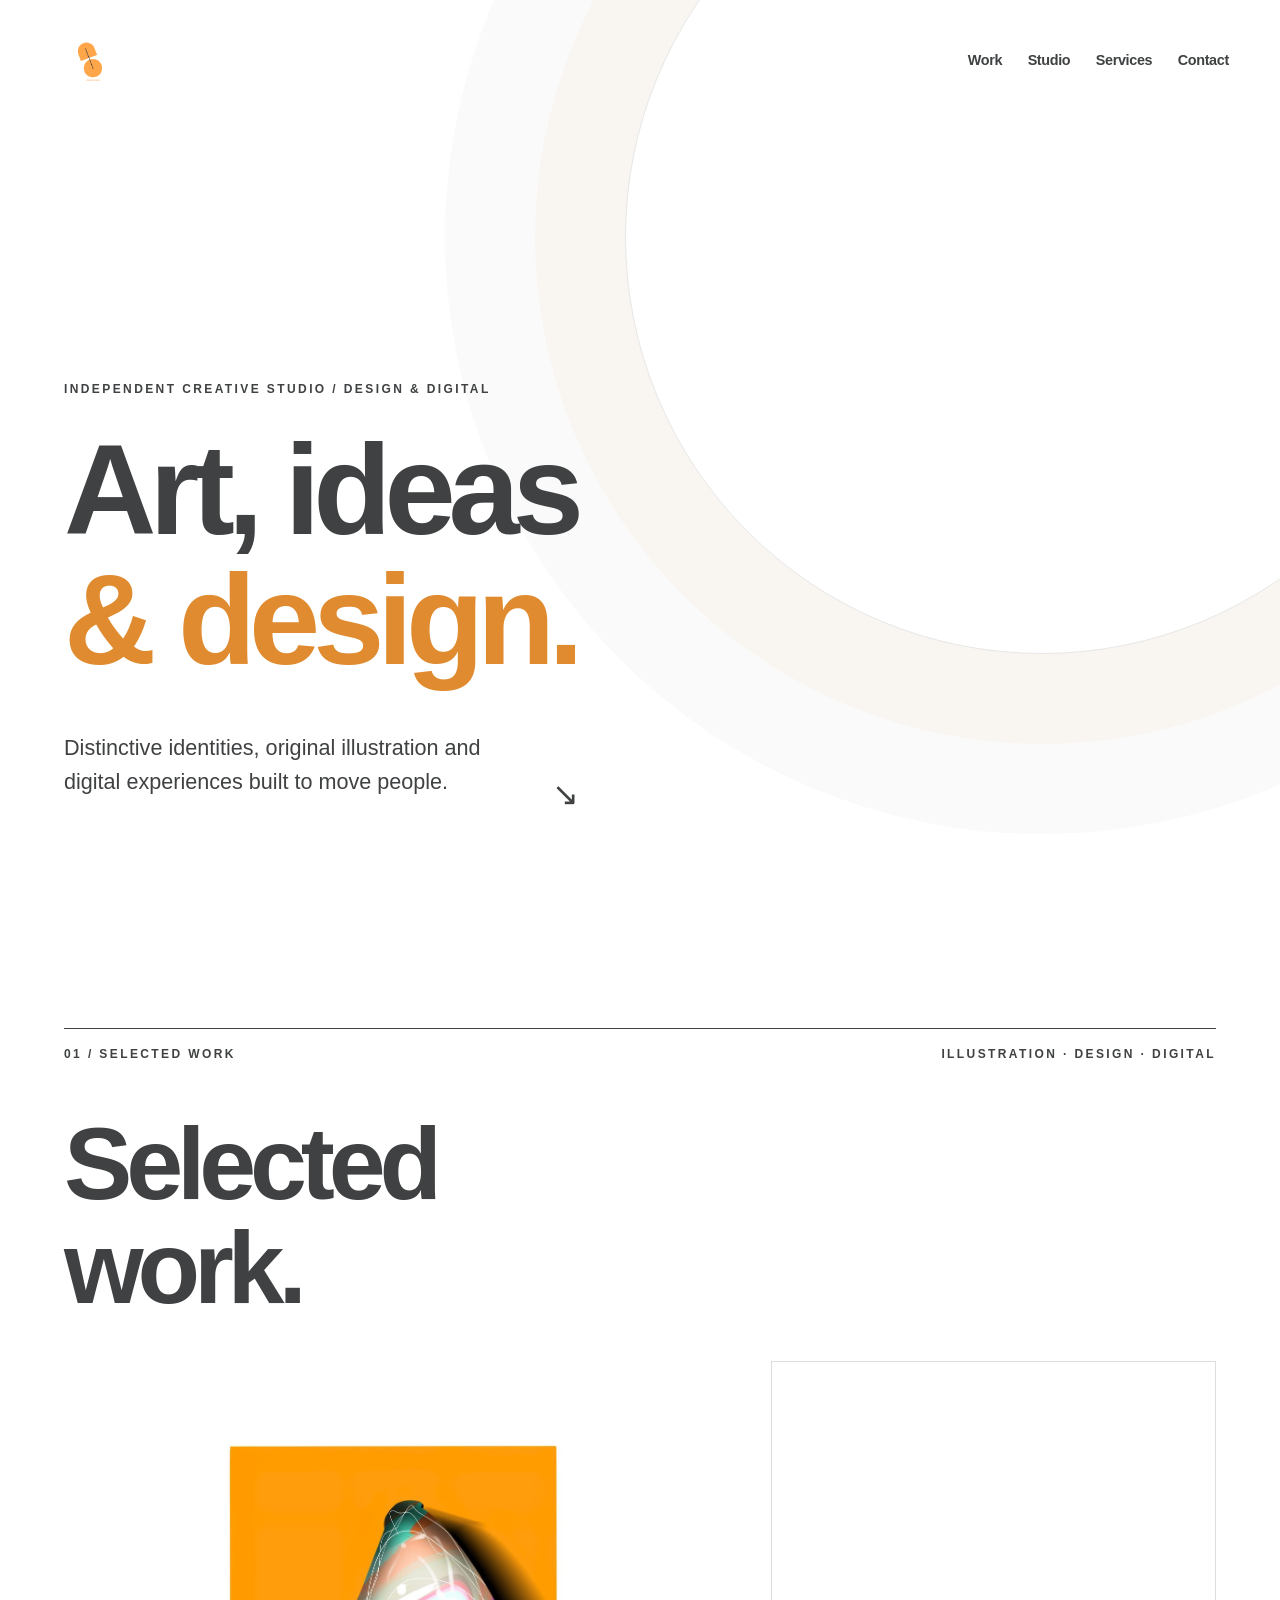
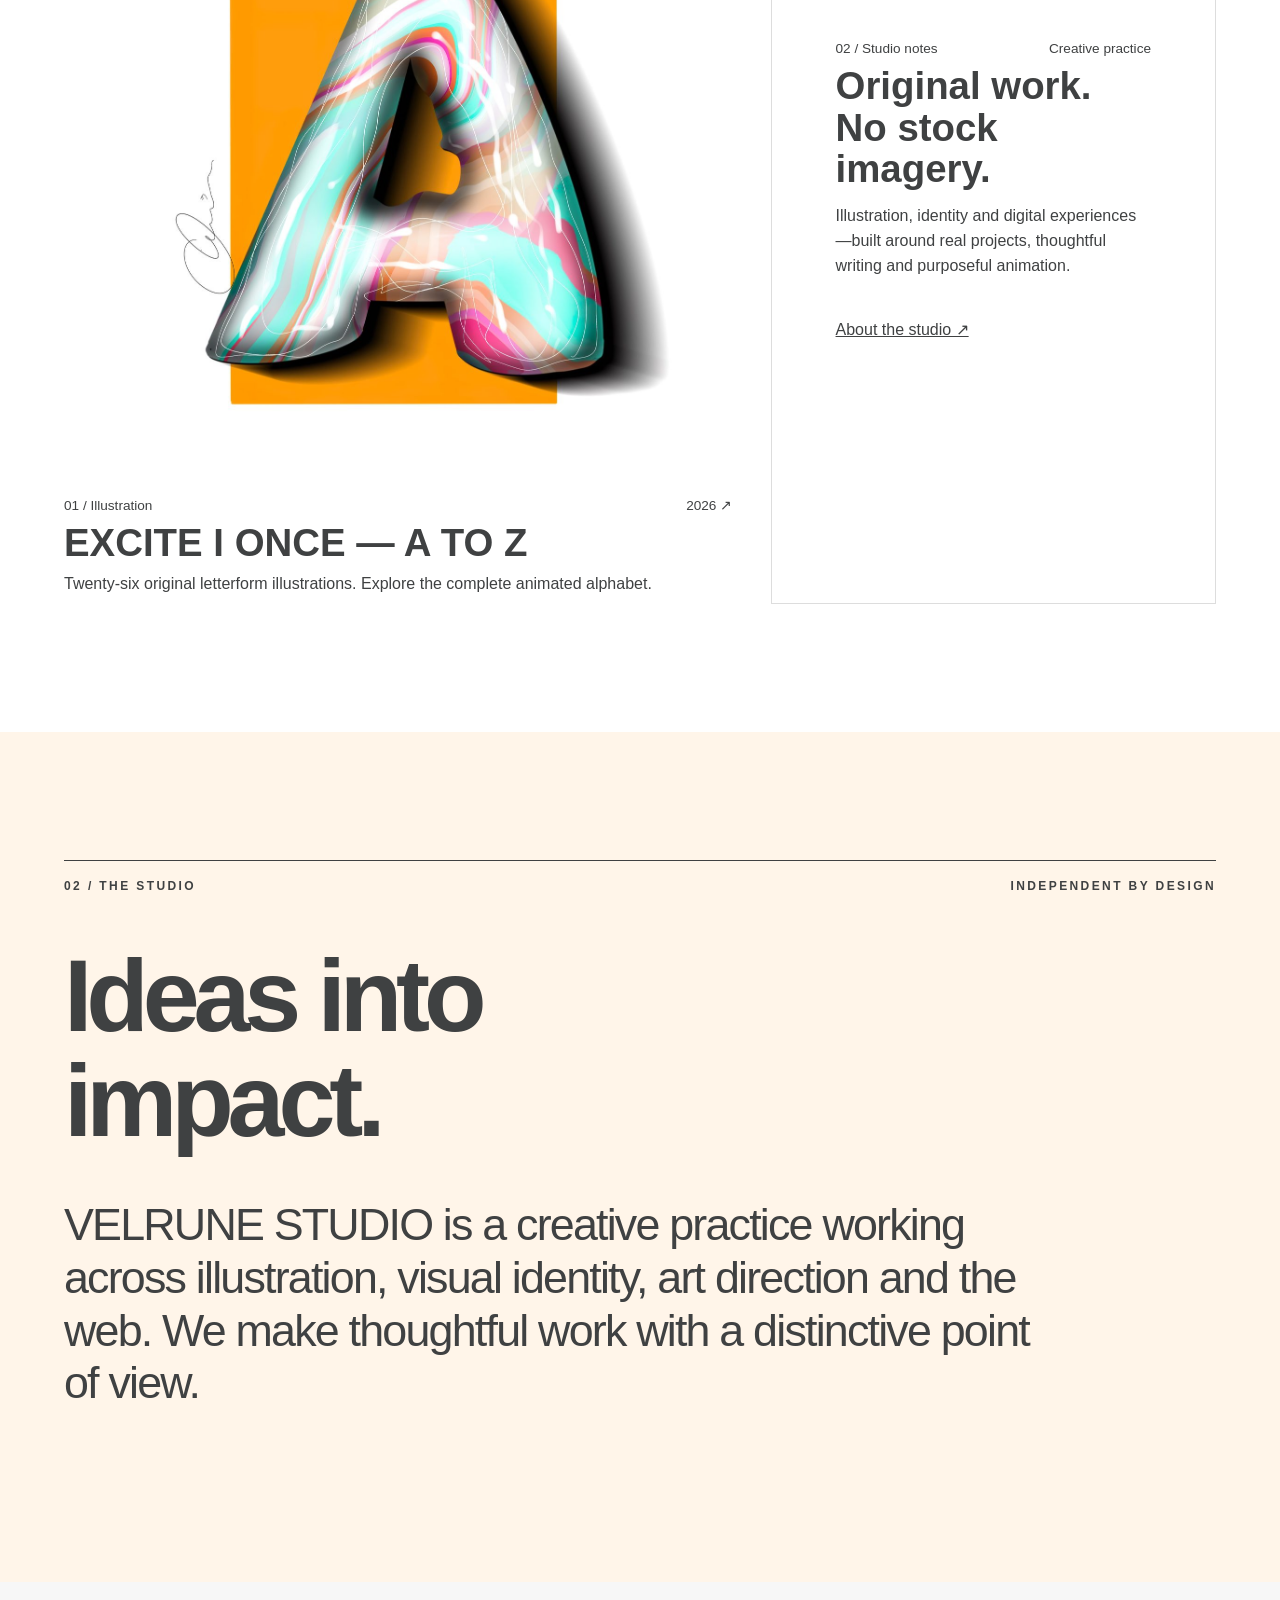
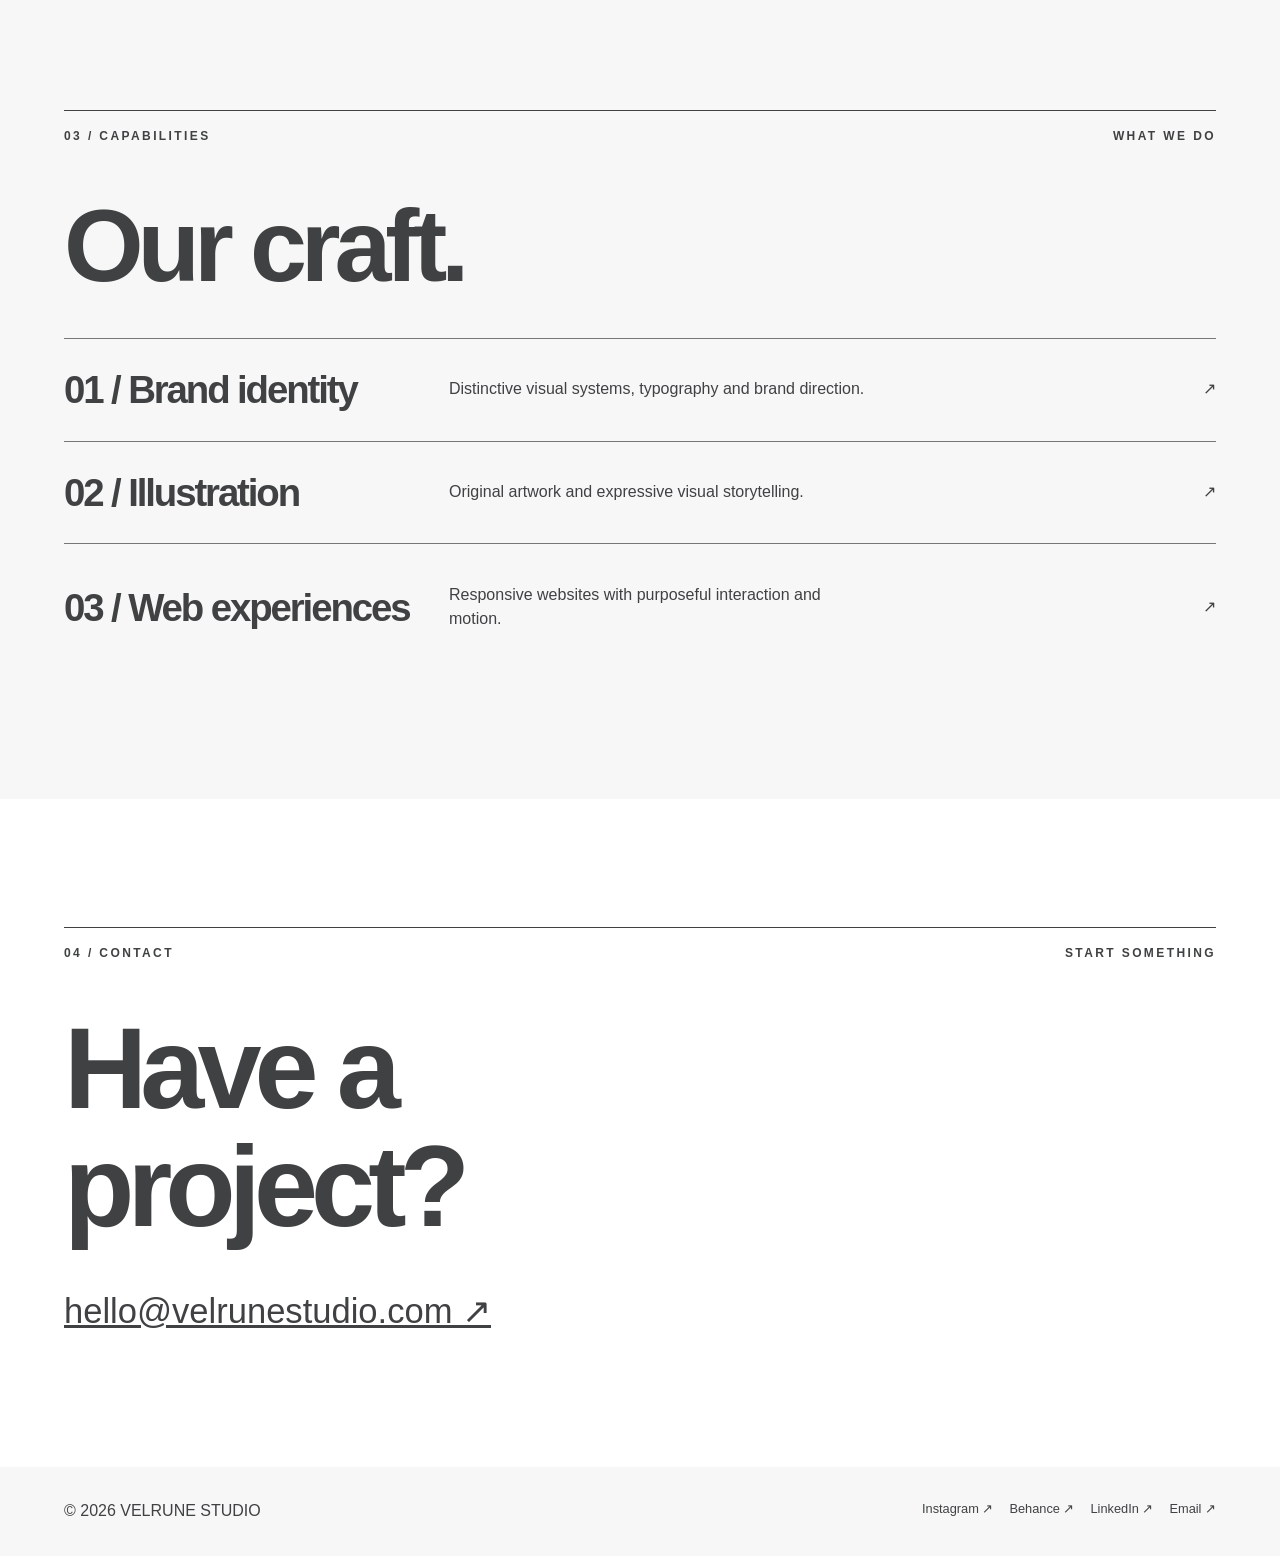
<file: index.html>
<!doctype html>
<html lang="en"><head><meta charset="utf-8"><meta name="viewport" content="width=device-width,initial-scale=1"><meta name="theme-color" content="#FFFFFF"><meta name="description" content="VELRUNE STUDIO — independent creative direction, visual identities, illustration and digital experiences."><title>VELRUNE STUDIO — Creative Direction & Digital Experiences</title><style>

:root{--ink:#3f4142;--paper:#ffffff;--accent:#e08b2f}*{box-sizing:border-box}html{scroll-behavior:smooth}body{margin:0;background:var(--paper);color:var(--ink);font:400 16px/1.55 'Helvetica Neue',Helvetica,Arial,sans-serif}a{color:inherit}a:focus-visible,button:focus-visible{outline:3px solid var(--accent);outline-offset:5px}.skip{position:absolute;top:-100px;background:var(--paper);padding:1rem;z-index:100}.skip:focus{top:0}.site-header{position:absolute;z-index:10;top:0;left:0;right:0;display:flex;align-items:center;justify-content:space-between;padding:1.3rem clamp(1.2rem,4vw,5rem);color:var(--ink);gap:2rem}.brand img{display:block;max-width:135px;max-height:78px;object-fit:contain}.brand-fallback{font-weight:700;letter-spacing:.12em}.nav{display:flex;gap:clamp(1rem,2vw,2rem);align-items:center}.nav a{text-decoration:none;font-size:.9rem;font-weight:600;letter-spacing:-.025em;text-transform:none}.nav a:hover,.social a:hover{color:var(--accent)}.menu-toggle{display:none;background:none;border:1px solid currentColor;color:inherit;padding:.55rem}.hero{min-height:100svh;background:var(--paper);color:var(--ink);display:flex;align-items:end;position:relative;overflow:hidden;padding:10rem clamp(1.2rem,5vw,6rem) 5rem}.hero:before{content:'';position:absolute;width:65vw;height:65vw;max-width:850px;max-height:850px;border:1px solid rgba(63,65,66,.13);border-radius:50%;right:-14%;top:-20%;box-shadow:0 0 0 90px rgba(224,139,47,.035),0 0 0 180px rgba(63,65,66,.025);pointer-events:none}.hero-content{position:relative;max-width:1250px}.eyebrow{font-size:.75rem;letter-spacing:.2em;text-transform:uppercase;font-weight:600}.hero h1,h2{font-family:'Helvetica Neue',Arial,sans-serif;text-transform:none;font-weight:700;line-height:1.02;letter-spacing:-.055em}.hero h1{font-size:clamp(4.2rem,10vw,11rem);margin:1.5rem 0}.hero h1 span{color:var(--accent)}.hero-bottom{display:flex;align-items:end;justify-content:space-between;gap:2rem}.hero p{max-width:38ch;font-size:clamp(1rem,1.7vw,1.35rem)}.arrow{font-size:2rem;text-decoration:none}.section{padding:clamp(5rem,10vw,11rem) clamp(1.2rem,5vw,6rem)}.section-head{display:flex;align-items:center;justify-content:space-between;gap:1rem;border-top:1px solid currentColor;padding-top:1rem;margin-bottom:3rem}.section h2{font-size:clamp(3.5rem,8vw,9rem);margin:0 0 2.5rem;letter-spacing:-.06em}.work-grid{display:grid;grid-template-columns:1.2fr .8fr;gap:clamp(1rem,3vw,3rem)}.project{display:block;text-decoration:none}.project figure{margin:0;overflow:hidden;background:#d3cec2}.project img{display:block;width:100%;height:100%;object-fit:cover;transition:transform .65s cubic-bezier(.2,.7,.2,1)}.project:hover img{transform:scale(1.045)}.project:first-child figure{aspect-ratio:4/4.3}.project:nth-child(2) figure{aspect-ratio:4/5}.project-meta{display:flex;justify-content:space-between;gap:1rem;margin-top:1rem;font-size:.85rem}.project h3{font:700 clamp(1.7rem,3vw,3rem)/1.08 'Helvetica Neue',sans-serif;text-transform:uppercase;margin:.4rem 0}.project p{margin:.5rem 0}.editorial-note{display:flex;flex-direction:column;justify-content:center;padding:clamp(2rem,5vw,5rem);border:1px solid #ddd;background:#fff}.editorial-note h3{text-transform:none}.editorial-note a{margin-top:2rem}.project .abstract{height:100%;min-height:340px;display:grid;place-items:center;background:var(--accent);font:600 clamp(5rem,12vw,12rem)/1 'Helvetica Neue',sans-serif;color:var(--ink)}.about{background:#fff5e9}.about-copy{max-width:1000px;font-size:clamp(1.7rem,3.5vw,4rem);line-height:1.18;letter-spacing:-.04em}.services{background:#f7f7f7;color:var(--ink)}.service{border-top:1px solid #777;padding:1.4rem 0;display:grid;grid-template-columns:1fr 2fr auto;gap:1rem;align-items:center}.service h3{letter-spacing:-.055em;font:700 clamp(1.5rem,3vw,3rem)/1.08 'Helvetica Neue',sans-serif;text-transform:none;margin:0}.service p{max-width:48ch}.contact{min-height:65vh;display:flex;flex-direction:column;justify-content:space-between}.contact h2{font-size:clamp(3.2rem,9vw,9rem);max-width:100%;overflow-wrap:break-word}.contact-link{font-size:clamp(1.1rem,2.7vw,3rem);overflow-wrap:anywhere}.footer{background:#f7f7f7;color:var(--ink);padding:2rem clamp(1.2rem,5vw,6rem);display:flex;justify-content:space-between;flex-wrap:wrap;gap:1rem}.social{display:flex;flex-wrap:wrap;gap:1rem}.social a{font-size:.8rem;text-decoration:none}.reveal{opacity:1;transform:none}@media(prefers-reduced-motion:no-preference){.reveal{opacity:0;transform:translateY(50px);transition:opacity .8s,transform .8s}.reveal.in{opacity:1;transform:none}}@media(max-width:700px){.menu-toggle{display:block}.nav{display:none;position:absolute;top:100%;left:0;right:0;padding:1.5rem;background:var(--paper);flex-direction:column;align-items:start}.nav.open{display:flex}.hero{padding-bottom:3rem}.hero h1{font-size:clamp(3.7rem,14vw,7rem)}.hero-bottom{align-items:start;flex-direction:column}.work-grid{grid-template-columns:1fr}.service{grid-template-columns:1fr}.section{padding-block:5rem}}@media(prefers-reduced-motion:reduce){html{scroll-behavior:auto}*,*:before,*:after{animation:none!important;transition:none!important}}
</style></head><body><a class="skip" href="#main">Skip to content</a><header class="site-header"><a class="brand" href="/" aria-label="VELRUNE STUDIO home"><img src="assets/brand-logo.png" alt="VELRUNE STUDIO official logo" onerror="this.hidden=true;this.nextElementSibling.hidden=false"><span class="brand-fallback" hidden>VELRUNE STUDIO</span></a><button class="menu-toggle" aria-expanded="false" aria-controls="nav">MENU ☰</button><nav id="nav" class="nav" aria-label="Main navigation"><a href="#work">Work</a><a href="#studio">Studio</a><a href="#services">Services</a><a href="#contact">Contact</a></nav></header><main id="main"><section class="hero"><div class="hero-content"><span class="eyebrow">Independent creative studio / Design & digital</span><h1>Art, ideas<br><span>&amp; design.</span></h1><div class="hero-bottom"><p>Distinctive identities, original illustration and digital experiences built to move people.</p><a class="arrow" href="#work" aria-label="Explore selected work">↘</a></div></div></section><section class="section" id="work"><div class="section-head"><span class="eyebrow">01 / Selected work</span><span class="eyebrow">Illustration · Design · Digital</span></div><h2 class="reveal">Selected<br>work.</h2><div class="work-grid"><a class="project reveal" href="work/excite-a-z.html"><figure><img src="assets/alphabet/A.jpg" alt="Original illustrated letter A from the Excite I Once alphabet project" loading="lazy"></figure><div class="project-meta"><span>01 / Illustration</span><span>2026 ↗</span></div><h3>Excite I Once — A to Z</h3><p>Twenty-six original letterform illustrations. Explore the complete animated alphabet.</p></a><div class="project reveal editorial-note"><div class="project-meta"><span>02 / Studio notes</span><span>Creative practice</span></div><h3>Original work. No stock imagery.</h3><p>Illustration, identity and digital experiences—built around real projects, thoughtful writing and purposeful animation.</p><a href="#studio">About the studio ↗</a></div></div></section><section class="section about" id="studio"><div class="section-head"><span class="eyebrow">02 / The studio</span><span class="eyebrow">Independent by design</span></div><h2 class="reveal">Ideas into<br>impact.</h2><p class="about-copy reveal">VELRUNE STUDIO is a creative practice working across illustration, visual identity, art direction and the web. We make thoughtful work with a distinctive point of view.</p></section><section class="section services" id="services"><div class="section-head"><span class="eyebrow">03 / Capabilities</span><span class="eyebrow">What we do</span></div><h2 class="reveal">Our craft.</h2><div class="service reveal"><h3>01 / Brand identity</h3><p>Distinctive visual systems, typography and brand direction.</p><span>↗</span></div><div class="service reveal"><h3>02 / Illustration</h3><p>Original artwork and expressive visual storytelling.</p><span>↗</span></div><div class="service reveal"><h3>03 / Web experiences</h3><p>Responsive websites with purposeful interaction and motion.</p><span>↗</span></div></section><section class="section contact" id="contact"><div><div class="section-head"><span class="eyebrow">04 / Contact</span><span class="eyebrow">Start something</span></div><h2 class="reveal">Have a<br>project?</h2></div><a class="contact-link" href="mailto:hello@velrunestudio.com">hello@velrunestudio.com ↗</a></section></main><footer class="footer"><span>© <span id="year">2026</span> VELRUNE STUDIO</span><div class="social"><a href="https://www.instagram.com/realpaddymatthew/" target="_blank" rel="noopener noreferrer">Instagram ↗</a><a href="https://www.behance.net/ipaddy" target="_blank" rel="noopener noreferrer">Behance ↗</a><a href="https://www.linkedin.com/in/paddy-ighiwiyisi/" target="_blank" rel="noopener noreferrer">LinkedIn ↗</a><a href="mailto:hello@velrunestudio.com">Email ↗</a></div></footer><script>document.querySelector('#year').textContent=new Date().getFullYear();const menu=document.querySelector('.menu-toggle'),nav=document.querySelector('#nav');menu.addEventListener('click',()=>{let open=nav.classList.toggle('open');menu.setAttribute('aria-expanded',String(open))});nav.querySelectorAll('a').forEach(a=>a.addEventListener('click',()=>{nav.classList.remove('open');menu.setAttribute('aria-expanded','false')}));if('IntersectionObserver'in window&&!matchMedia('(prefers-reduced-motion: reduce)').matches){const io=new IntersectionObserver(es=>es.forEach(e=>{if(e.isIntersecting){e.target.classList.add('in');io.unobserve(e.target)}}),{threshold:.08});document.querySelectorAll('.reveal').forEach(e=>io.observe(e))}else document.querySelectorAll('.reveal').forEach(e=>e.classList.add('in'));</script></body></html>
</file>
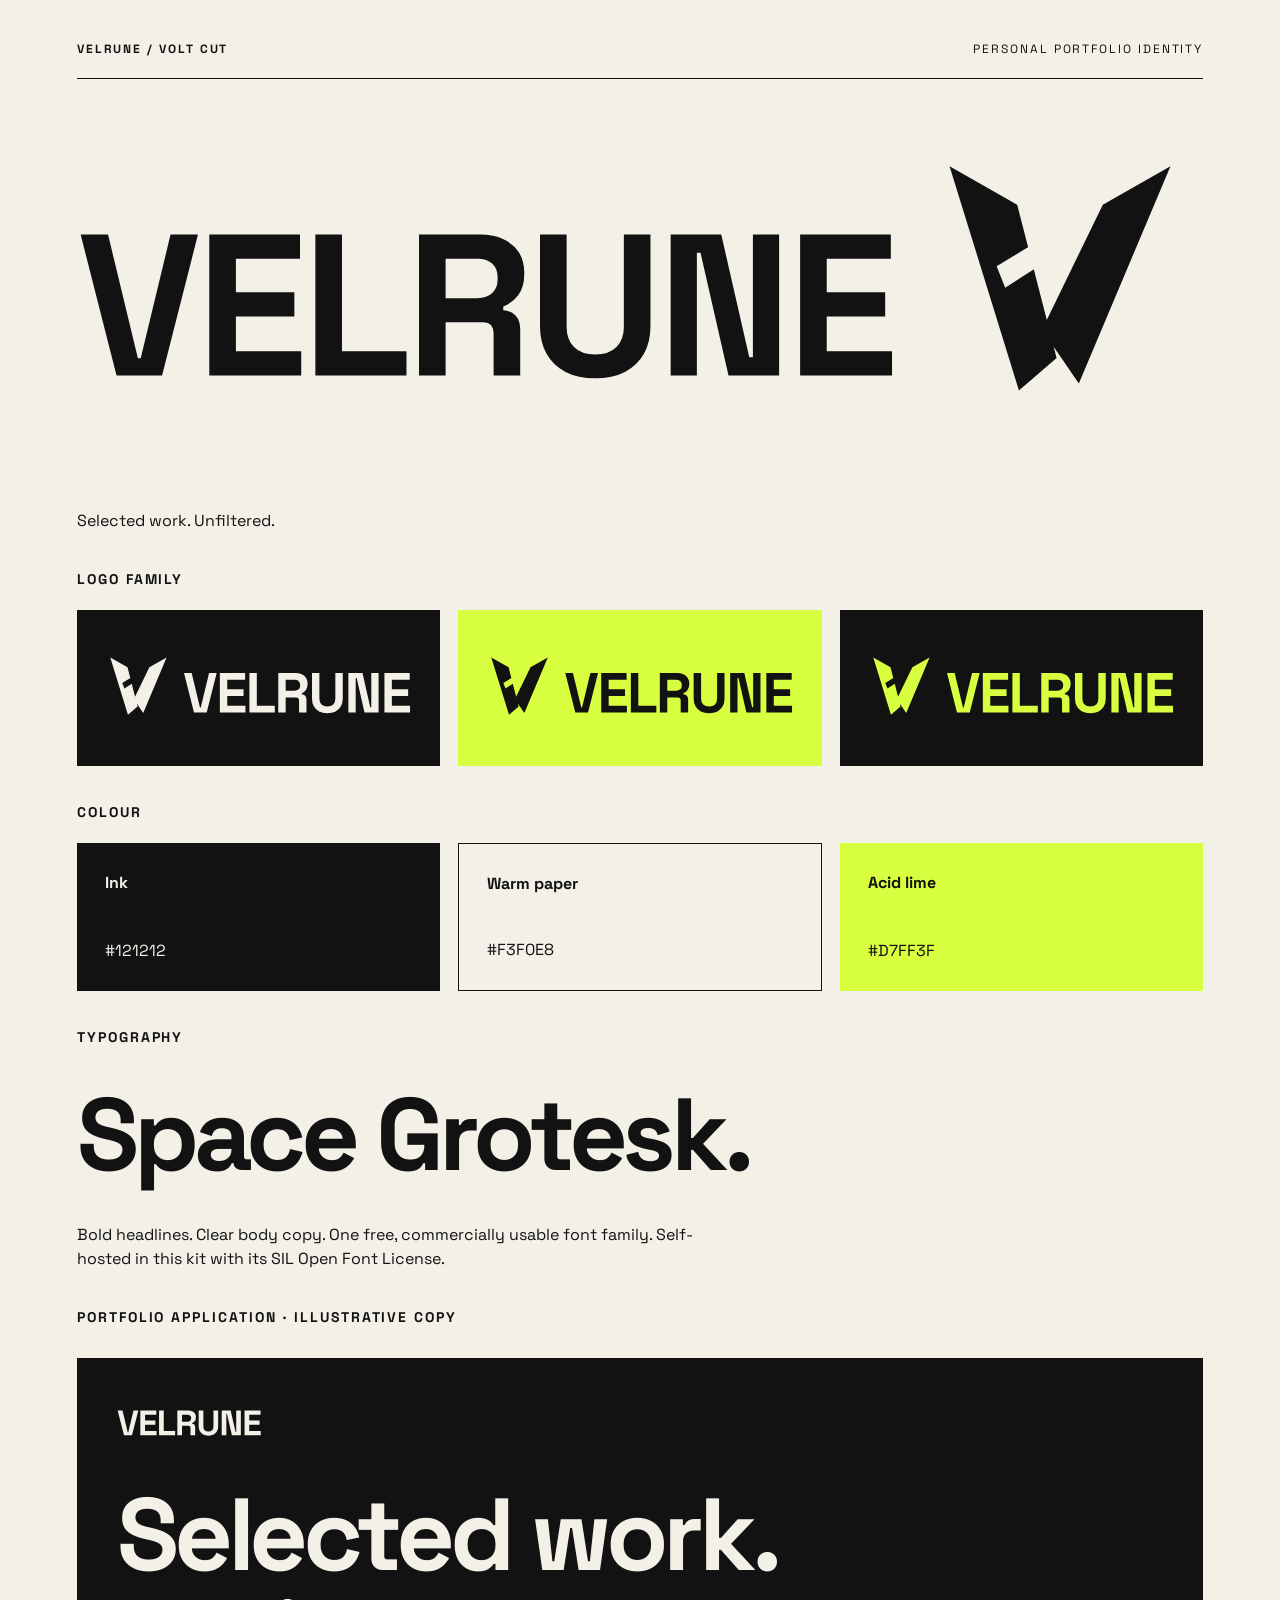
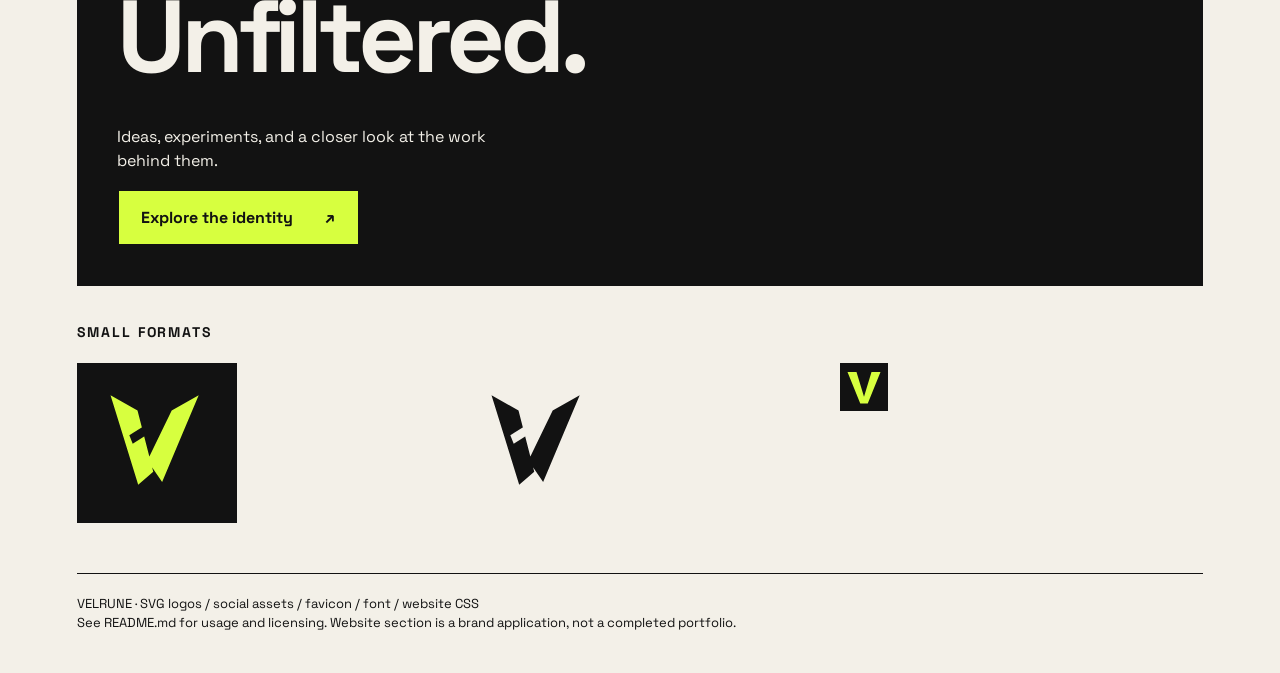
<file: brand/index.html>
<!doctype html><html lang="en"><meta charset="utf-8"><meta name="viewport" content="width=device-width,initial-scale=1"><title>Velrune — Brand identity</title><link rel="icon" href="web/favicon.svg"><link rel="stylesheet" href="web/brand.css"><style>main{max-width:1200px;margin:auto;padding:40px 6vw}header{display:flex;justify-content:space-between;border-bottom:1px solid;padding-bottom:20px;font-size:12px;letter-spacing:.16em}h1{font-size:clamp(42px,8vw,108px);line-height:1;letter-spacing:-.05em;margin:36px 0}h2{font-size:14px;text-transform:uppercase;letter-spacing:.14em;margin:36px 0 20px}.hero{display:grid;grid-template-columns:3fr 1fr;align-items:center;gap:30px;padding:70px 0}.hero img{width:100%}.samples,.palette{display:grid;grid-template-columns:repeat(3,1fr);gap:18px}.sample{padding:28px;display:flex;align-items:center;min-height:100px}.sample img{width:100%}.ink{background:#121212;color:#F3F0E8}.lime{background:#D7FF3F}.swatch{padding:28px;min-height:90px;display:flex;flex-direction:column;justify-content:space-between}.web{padding:40px;margin:30px 0}.web img{width:145px}.web p{max-width:40ch}.note{max-width:65ch}footer{margin-top:50px;padding-top:20px;border-top:1px solid;font-size:13px}@media(max-width:600px){.samples,.palette{grid-template-columns:1fr}.hero{padding:36px 0;grid-template-columns:3fr 1fr}.sample{min-height:60px}.web{padding:24px}}</style><main><header><b>VELRUNE / VOLT CUT</b><span>PERSONAL PORTFOLIO IDENTITY</span></header><section class="hero"><img src="logos/wordmark-ink.svg" alt="VELRUNE"><img src="logos/symbol-ink.svg" alt="Angular V symbol"></section><p>Selected work. Unfiltered.</p><h2>Logo family</h2><div class="samples"><div class="sample ink"><img src="logos/lockup-paper.svg" alt="Paper logo on ink"></div><div class="sample lime"><img src="logos/lockup-ink.svg" alt="Ink logo on lime"></div><div class="sample ink"><img src="logos/lockup-lime.svg" alt="Lime logo on ink"></div></div><h2>Colour</h2><div class="palette"><div class="swatch ink"><b>Ink</b><span>#121212</span></div><div class="swatch" style="border:1px solid #121212"><b>Warm paper</b><span>#F3F0E8</span></div><div class="swatch lime"><b>Acid lime</b><span>#D7FF3F</span></div></div><h2>Typography</h2><h1>Space Grotesk.</h1><p class="note">Bold headlines. Clear body copy. One free, commercially usable font family. Self-hosted in this kit with its SIL Open Font License.</p><h2>Portfolio application · illustrative copy</h2><section class="web ink"><img src="logos/wordmark-paper.svg" alt="Velrune"><h1>Selected work.<br>Unfiltered.</h1><p>Ideas, experiments, and a closer look at the work behind them.</p><a class="velrune-button" href="#assets">Explore the identity <span aria-hidden="true">↗</span></a></section><h2 id="assets">Small formats</h2><div class="samples"><img width="160" height="160" src="social/avatar-lime.svg" alt="Social avatar"><img width="160" height="160" src="social/avatar-ink.svg" alt="Alternate social avatar"><img width="48" height="48" src="web/favicon.svg" alt="Simplified favicon"></div><footer>VELRUNE · SVG logos / social assets / favicon / font / website CSS<br>See README.md for usage and licensing. Website section is a brand application, not a completed portfolio.</footer></main></html>
</file>
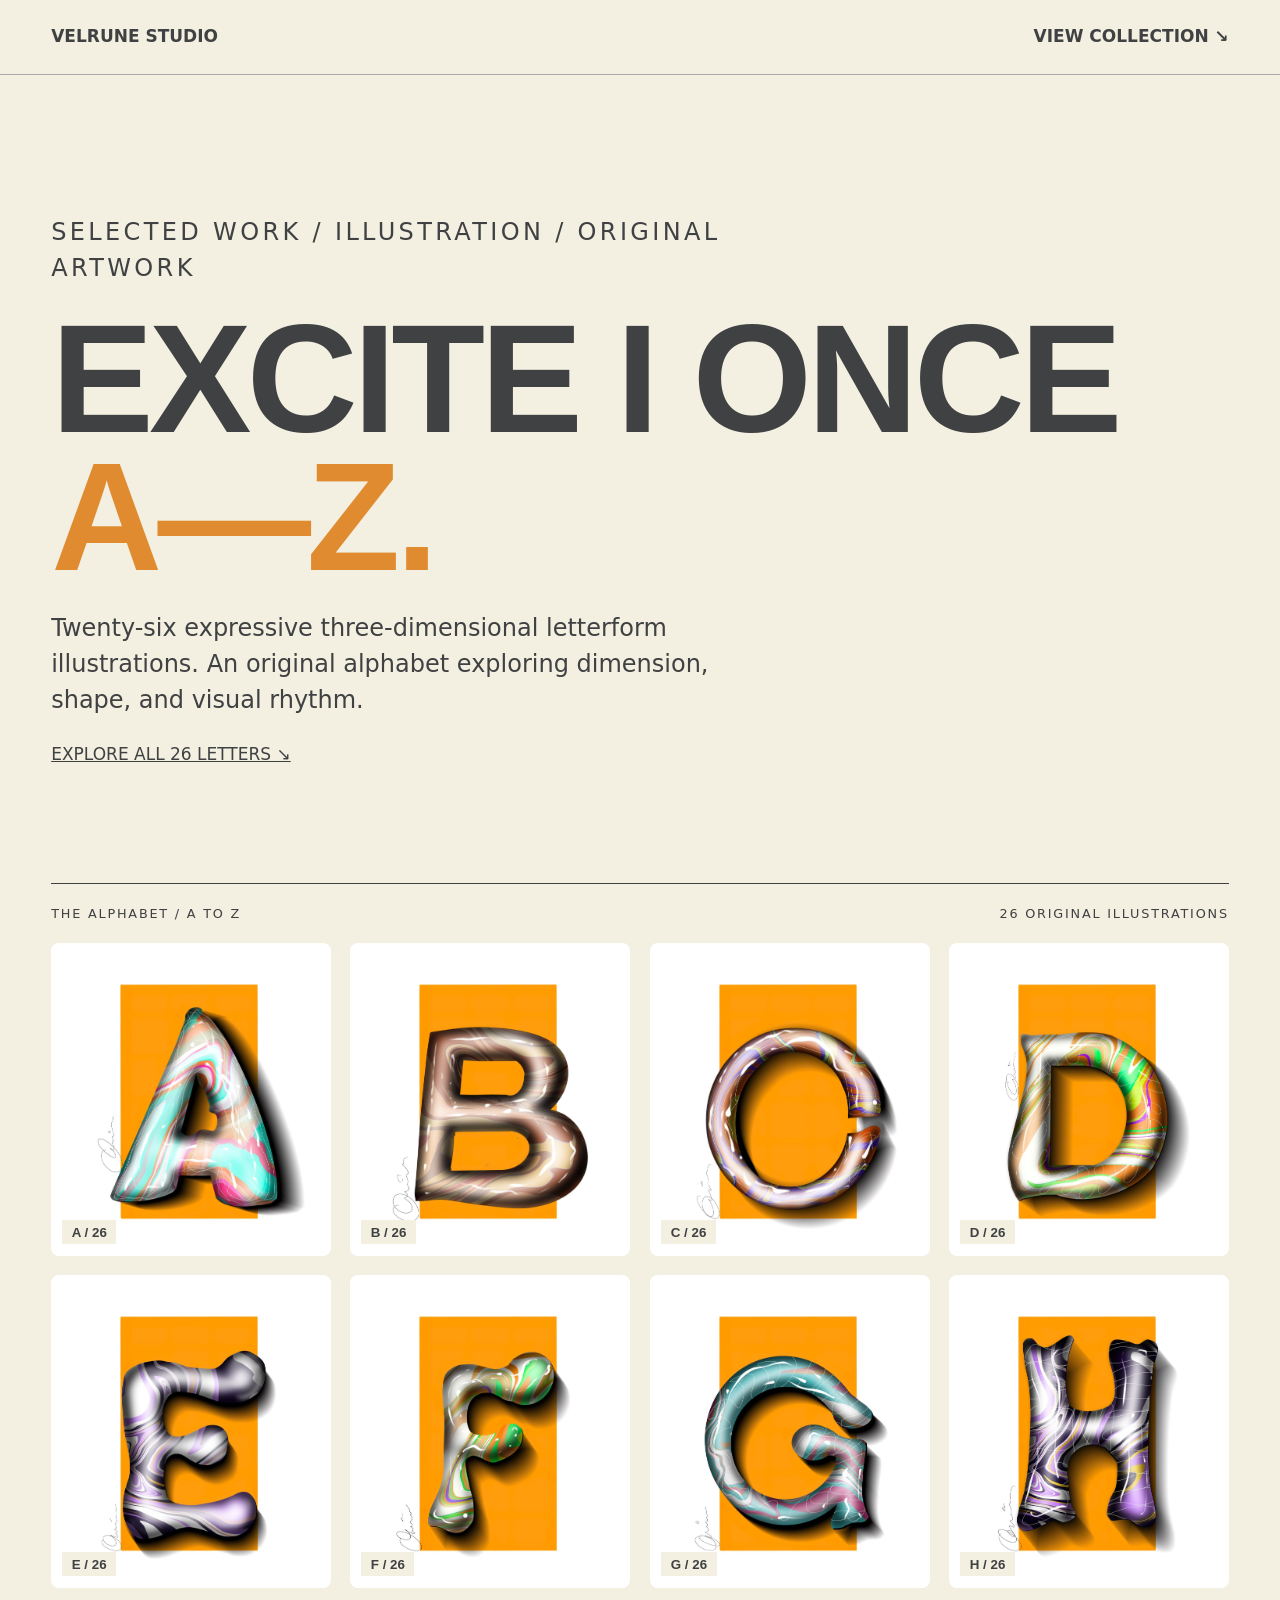
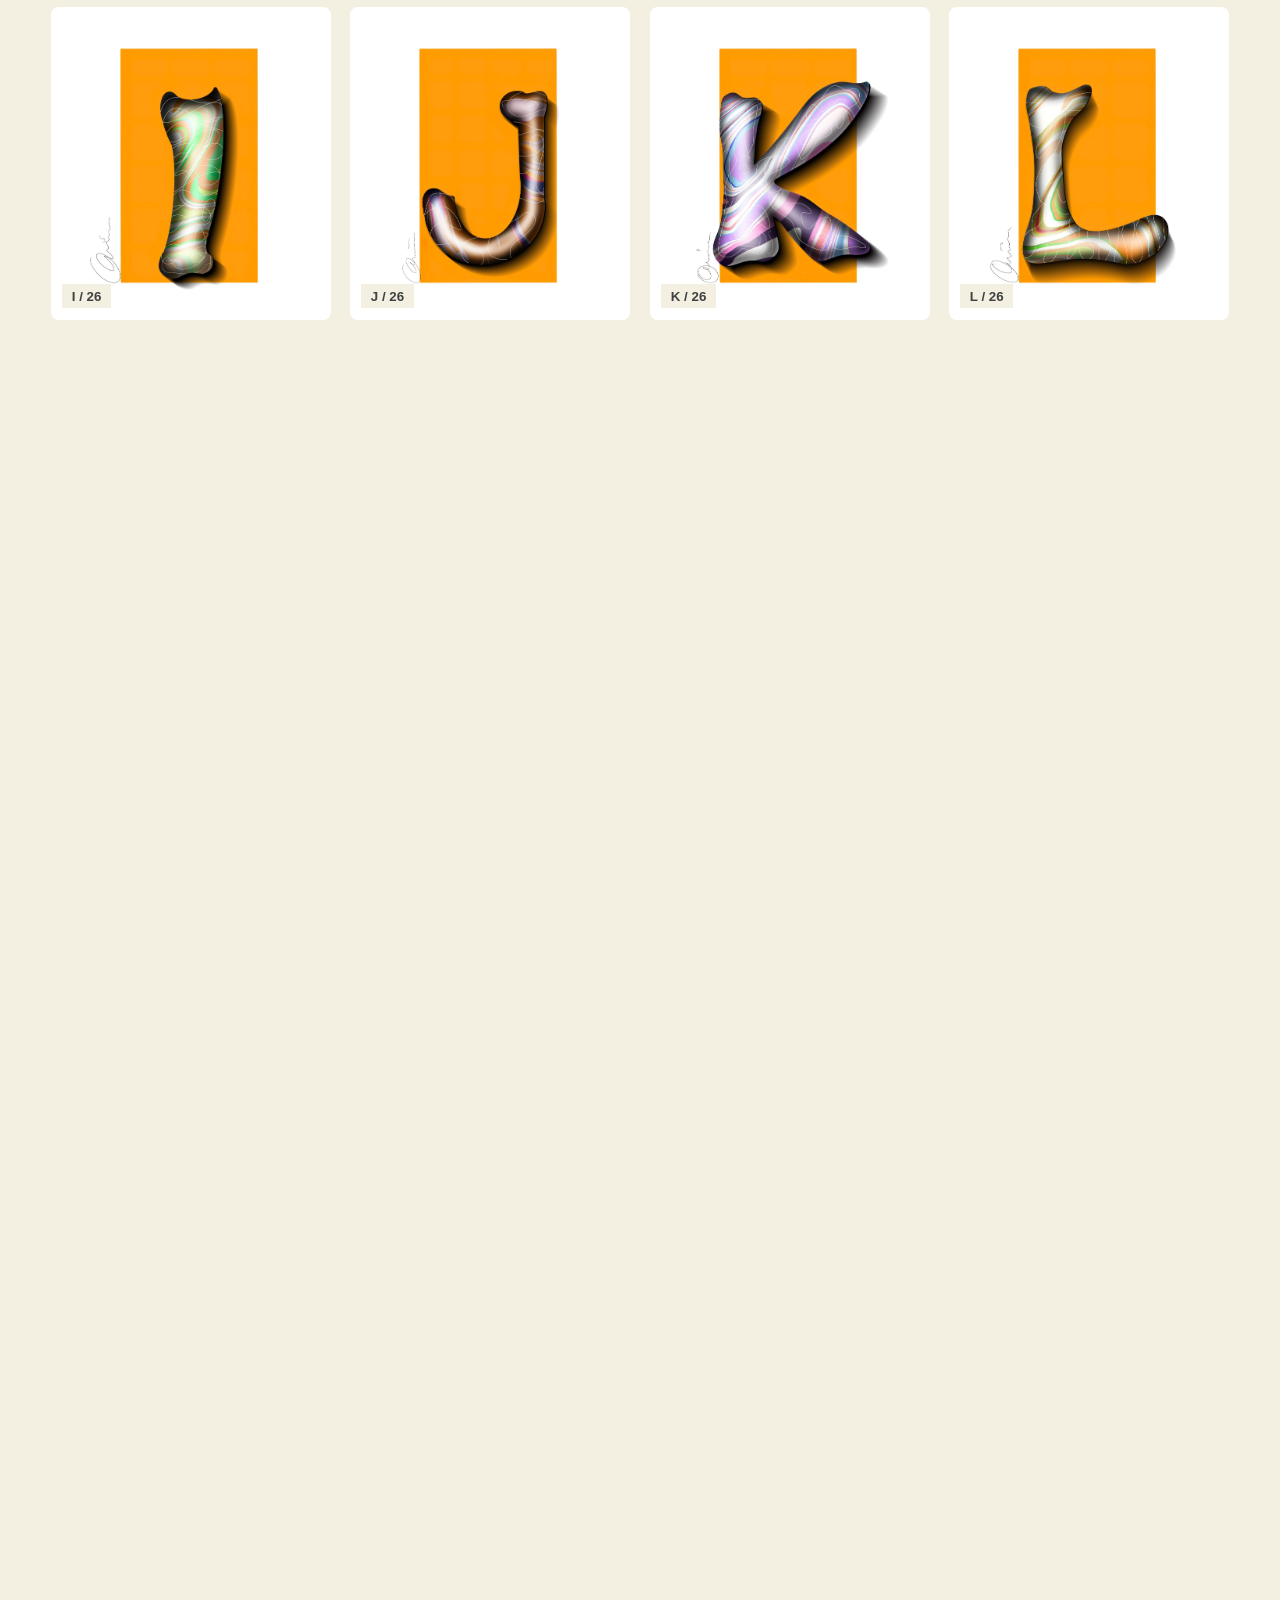
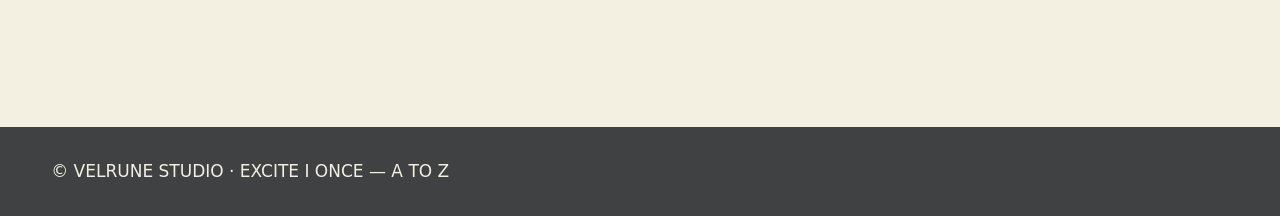
<file: work/excite-a-z.html>
<!doctype html><html lang="en"><head><meta charset="utf-8"><meta name="viewport" content="width=device-width,initial-scale=1"><title>Excite I Once — A–Z Illustration | VELRUNE STUDIO</title><meta name="description" content="An A–Z collection of original illustrated letterforms by VELRUNE STUDIO."><style>:root{--orange:#E08B2F;--charcoal:#3F4142;--ivory:#F3EFE1}*{box-sizing:border-box}html{scroll-behavior:smooth}body{margin:0;background:var(--ivory);color:var(--charcoal);font:400 17px/1.5 system-ui,sans-serif}a{color:inherit}header{display:flex;justify-content:space-between;gap:1rem;padding:1.5rem clamp(1rem,4vw,4rem);border-bottom:1px solid #aaa}header a{text-decoration:none;font-weight:700}main{padding:0 clamp(1rem,4vw,4rem) 5rem;max-width:1700px;margin:auto}.eyebrow{font-size:.8rem;letter-spacing:.14em;text-transform:uppercase}.hero{padding:clamp(4rem,9vw,10rem) 0}.hero h1{font-family:Impact,'Arial Narrow',sans-serif;font-stretch:condensed;font-size:clamp(4rem,12vw,12rem);line-height:.9;letter-spacing:-.03em;margin:1.5rem 0}.hero h1 em{color:var(--orange);font-style:normal}.hero p{max-width:48ch;font-size:clamp(1.1rem,2vw,1.5rem)}.gallery-head{display:flex;justify-content:space-between;border-top:1px solid;padding:1.25rem 0;gap:1rem}.grid{display:grid;grid-template-columns:repeat(4,minmax(0,1fr));gap:clamp(.6rem,1.5vw,1.5rem)}.letter{position:relative;border:0;padding:0;aspect-ratio:1433/1600;background:#ddd;overflow:hidden;border-radius:8px;cursor:pointer}.letter img{display:block;width:100%;height:100%;object-fit:cover;transition:transform .5s}.letter:hover img{transform:scale(1.05)}.letter span{position:absolute;bottom:.7rem;left:.7rem;background:var(--ivory);color:var(--charcoal);padding:.3rem .6rem;font-weight:700}.letter:focus-visible,button:focus-visible{outline:3px solid var(--orange);outline-offset:4px}dialog{border:0;background:#222;color:#fff;width:100vw;height:100dvh;max-width:none;max-height:none;padding:1rem 3vw}dialog::backdrop{background:#111}.viewer-top{display:flex;justify-content:space-between;align-items:center}.viewer-top button,.viewer-body button{background:none;border:1px solid #aaa;color:#fff;font:inherit;padding:.7rem 1rem;cursor:pointer}.viewer-body{height:calc(100% - 4rem);display:flex;align-items:center;justify-content:center;gap:1rem}.viewer-body img{max-height:100%;max-width:calc(100% - 8rem);object-fit:contain}footer{padding:2rem clamp(1rem,4vw,4rem);background:var(--charcoal);color:var(--ivory)}@keyframes bounce{0%{opacity:0;transform:translateY(65px) scale(.88)}55%{opacity:1;transform:translateY(-14px) scale(1.025)}78%{transform:translateY(6px) scale(.99)}100%{opacity:1;transform:none}}@media(prefers-reduced-motion:no-preference){.letter.ready{opacity:0}.letter.ready.visible{animation:bounce .95s cubic-bezier(.2,.8,.2,1) var(--delay,0ms) both}}@media(max-width:950px){.grid{grid-template-columns:repeat(3,minmax(0,1fr))}}@media(max-width:600px){.grid{grid-template-columns:repeat(2,minmax(0,1fr))}.viewer-body{gap:.3rem}.viewer-body img{max-width:calc(100% - 5rem)}.viewer-body button{padding:.4rem}.gallery-head{font-size:.75rem}}@media(prefers-reduced-motion:reduce){html{scroll-behavior:auto}.letter{opacity:1!important;animation:none!important}.letter img{transition:none}}</style></head><body><header><a href="../">VELRUNE STUDIO</a><a href="#gallery">VIEW COLLECTION ↘</a></header><main><section class="hero"><p class="eyebrow">Selected work / Illustration / Original artwork</p><h1>EXCITE I ONCE<br><em>A—Z.</em></h1><p>Twenty-six expressive three-dimensional letterform illustrations. An original alphabet exploring dimension, shape, and visual rhythm.</p><a href="#gallery">EXPLORE ALL 26 LETTERS ↘</a></section><section id="gallery"><div class="gallery-head"><span class="eyebrow">THE ALPHABET / A TO Z</span><span class="eyebrow">26 ORIGINAL ILLUSTRATIONS</span></div><div class="grid"><button class="letter" aria-label="View letter A" data-letter="A"><img src="../assets/alphabet/A.jpg" loading="lazy" alt="Original illustrated letter A"><span>A / 26</span></button><button class="letter" aria-label="View letter B" data-letter="B"><img src="../assets/alphabet/B.jpg" loading="lazy" alt="Original illustrated letter B"><span>B / 26</span></button><button class="letter" aria-label="View letter C" data-letter="C"><img src="../assets/alphabet/C.jpg" loading="lazy" alt="Original illustrated letter C"><span>C / 26</span></button><button class="letter" aria-label="View letter D" data-letter="D"><img src="../assets/alphabet/D.jpg" loading="lazy" alt="Original illustrated letter D"><span>D / 26</span></button><button class="letter" aria-label="View letter E" data-letter="E"><img src="../assets/alphabet/E.jpg" loading="lazy" alt="Original illustrated letter E"><span>E / 26</span></button><button class="letter" aria-label="View letter F" data-letter="F"><img src="../assets/alphabet/F.jpg" loading="lazy" alt="Original illustrated letter F"><span>F / 26</span></button><button class="letter" aria-label="View letter G" data-letter="G"><img src="../assets/alphabet/G.jpg" loading="lazy" alt="Original illustrated letter G"><span>G / 26</span></button><button class="letter" aria-label="View letter H" data-letter="H"><img src="../assets/alphabet/H.jpg" loading="lazy" alt="Original illustrated letter H"><span>H / 26</span></button><button class="letter" aria-label="View letter I" data-letter="I"><img src="../assets/alphabet/I.jpg" loading="lazy" alt="Original illustrated letter I"><span>I / 26</span></button><button class="letter" aria-label="View letter J" data-letter="J"><img src="../assets/alphabet/J.jpg" loading="lazy" alt="Original illustrated letter J"><span>J / 26</span></button><button class="letter" aria-label="View letter K" data-letter="K"><img src="../assets/alphabet/K.jpg" loading="lazy" alt="Original illustrated letter K"><span>K / 26</span></button><button class="letter" aria-label="View letter L" data-letter="L"><img src="../assets/alphabet/L.jpg" loading="lazy" alt="Original illustrated letter L"><span>L / 26</span></button><button class="letter" aria-label="View letter M" data-letter="M"><img src="../assets/alphabet/M.jpg" loading="lazy" alt="Original illustrated letter M"><span>M / 26</span></button><button class="letter" aria-label="View letter N" data-letter="N"><img src="../assets/alphabet/N.jpg" loading="lazy" alt="Original illustrated letter N"><span>N / 26</span></button><button class="letter" aria-label="View letter O" data-letter="O"><img src="../assets/alphabet/O.jpg" loading="lazy" alt="Original illustrated letter O"><span>O / 26</span></button><button class="letter" aria-label="View letter P" data-letter="P"><img src="../assets/alphabet/P.jpg" loading="lazy" alt="Original illustrated letter P"><span>P / 26</span></button><button class="letter" aria-label="View letter Q" data-letter="Q"><img src="../assets/alphabet/Q.jpg" loading="lazy" alt="Original illustrated letter Q"><span>Q / 26</span></button><button class="letter" aria-label="View letter R" data-letter="R"><img src="../assets/alphabet/R.jpg" loading="lazy" alt="Original illustrated letter R"><span>R / 26</span></button><button class="letter" aria-label="View letter S" data-letter="S"><img src="../assets/alphabet/S.jpg" loading="lazy" alt="Original illustrated letter S"><span>S / 26</span></button><button class="letter" aria-label="View letter T" data-letter="T"><img src="../assets/alphabet/T.jpg" loading="lazy" alt="Original illustrated letter T"><span>T / 26</span></button><button class="letter" aria-label="View letter U" data-letter="U"><img src="../assets/alphabet/U.jpg" loading="lazy" alt="Original illustrated letter U"><span>U / 26</span></button><button class="letter" aria-label="View letter V" data-letter="V"><img src="../assets/alphabet/V.jpg" loading="lazy" alt="Original illustrated letter V"><span>V / 26</span></button><button class="letter" aria-label="View letter W" data-letter="W"><img src="../assets/alphabet/W.jpg" loading="lazy" alt="Original illustrated letter W"><span>W / 26</span></button><button class="letter" aria-label="View letter X" data-letter="X"><img src="../assets/alphabet/X.jpg" loading="lazy" alt="Original illustrated letter X"><span>X / 26</span></button><button class="letter" aria-label="View letter Y" data-letter="Y"><img src="../assets/alphabet/Y.jpg" loading="lazy" alt="Original illustrated letter Y"><span>Y / 26</span></button><button class="letter" aria-label="View letter Z" data-letter="Z"><img src="../assets/alphabet/Z.jpg" loading="lazy" alt="Original illustrated letter Z"><span>Z / 26</span></button></div></section></main><dialog id="viewer" aria-label="Artwork preview"><div class="viewer-top"><strong id="count"></strong><button id="close" aria-label="Close artwork preview">CLOSE ×</button></div><div class="viewer-body"><button id="prev" aria-label="Previous letter">←</button><img id="large" alt=""><button id="next" aria-label="Next letter">→</button></div></dialog><footer>© VELRUNE STUDIO · EXCITE I ONCE — A TO Z</footer><script>(()=>{const cards=[...document.querySelectorAll('.letter')];if(!matchMedia('(prefers-reduced-motion: reduce)').matches&&'IntersectionObserver'in window){const ob=new IntersectionObserver(es=>es.forEach(e=>{if(e.isIntersecting){e.target.classList.add('visible');ob.unobserve(e.target)}}),{threshold:.1});cards.forEach((c,i)=>{c.classList.add('ready');c.style.setProperty('--delay',(i%4*70)+'ms');ob.observe(c)})}const dlg=document.querySelector('#viewer'),img=document.querySelector('#large'),count=document.querySelector('#count');let n=0,opener=null;function show(i){n=(i+26)%26;const L=cards[n].dataset.letter;img.src='../assets/alphabet/'+L+'.jpg';img.alt='Original illustration of letter '+L;count.textContent=L+' / 26'}cards.forEach((c,i)=>c.addEventListener('click',()=>{opener=c;show(i);dlg.showModal()}));document.querySelector('#prev').onclick=()=>show(n-1);document.querySelector('#next').onclick=()=>show(n+1);document.querySelector('#close').onclick=()=>dlg.close();dlg.addEventListener('close',()=>opener?.focus());dlg.addEventListener('click',e=>{if(e.target===dlg)dlg.close()});dlg.addEventListener('keydown',e=>{if(e.key==='ArrowLeft')show(n-1);if(e.key==='ArrowRight')show(n+1)})})();</script></body></html>
</file>
<file: brand/web/brand.css>
@font-face {font-family: 'Space Grotesk';src:url('../fonts/SpaceGrotesk-Variable.ttf') format('truetype');font-weight:300 700;font-style:normal;font-display:swap;}
:root {--velrune-ink:#121212;--velrune-paper:#F3F0E8;--velrune-lime:#D7FF3F;--velrune-font:'Space Grotesk',system-ui,sans-serif;}
body {margin:0;background:var(--velrune-paper);color:var(--velrune-ink);font-family:var(--velrune-font);line-height:1.5;}
::selection {background:var(--velrune-lime);color:var(--velrune-ink);}
a {color:inherit;text-underline-offset:.25em;}
:focus-visible {outline:3px solid currentColor;outline-offset:5px;}
.velrune-button {display:inline-flex;align-items:center;gap:2rem;padding:1rem 1.4rem;background:var(--velrune-lime);color:var(--velrune-ink);border:2px solid var(--velrune-ink);font:700 1rem var(--velrune-font);text-decoration:none;}
@media(prefers-reduced-motion:reduce){*,*::before,*::after{scroll-behavior:auto!important;transition:none!important;}}
</file>
